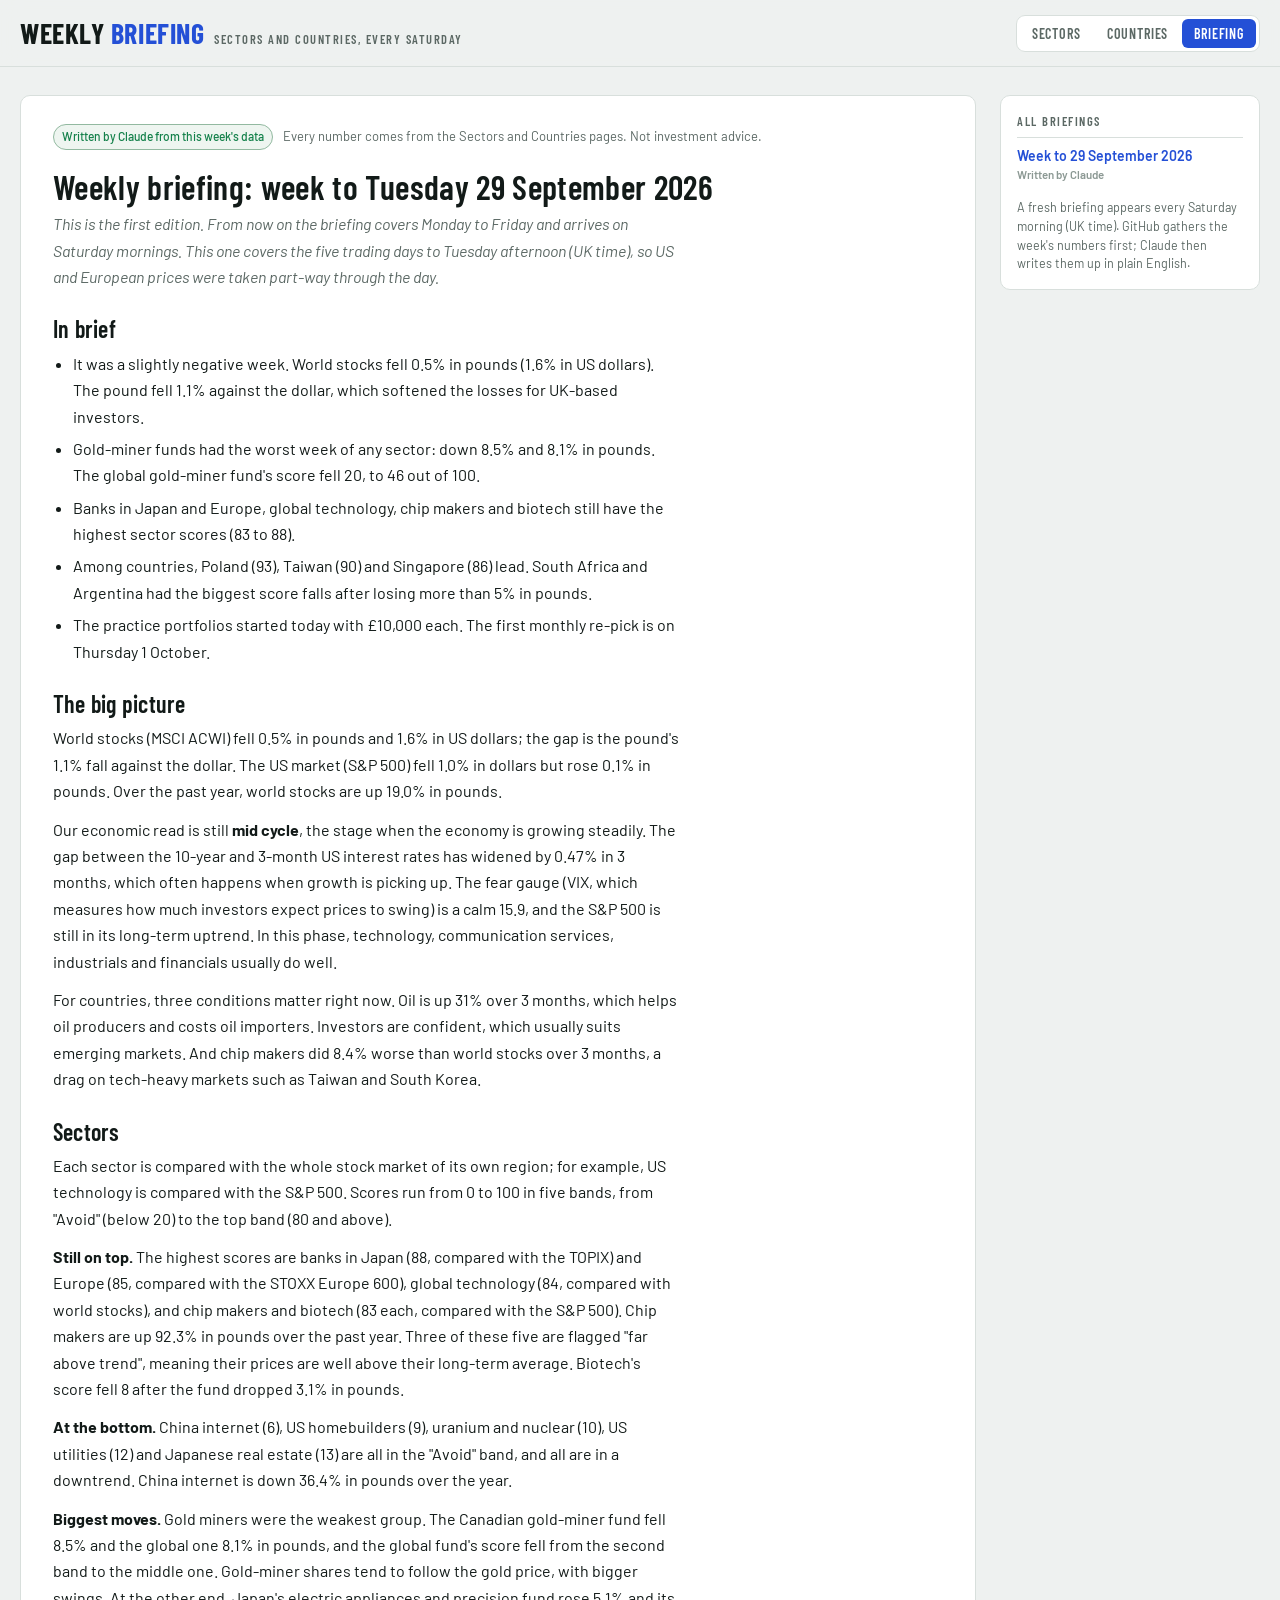
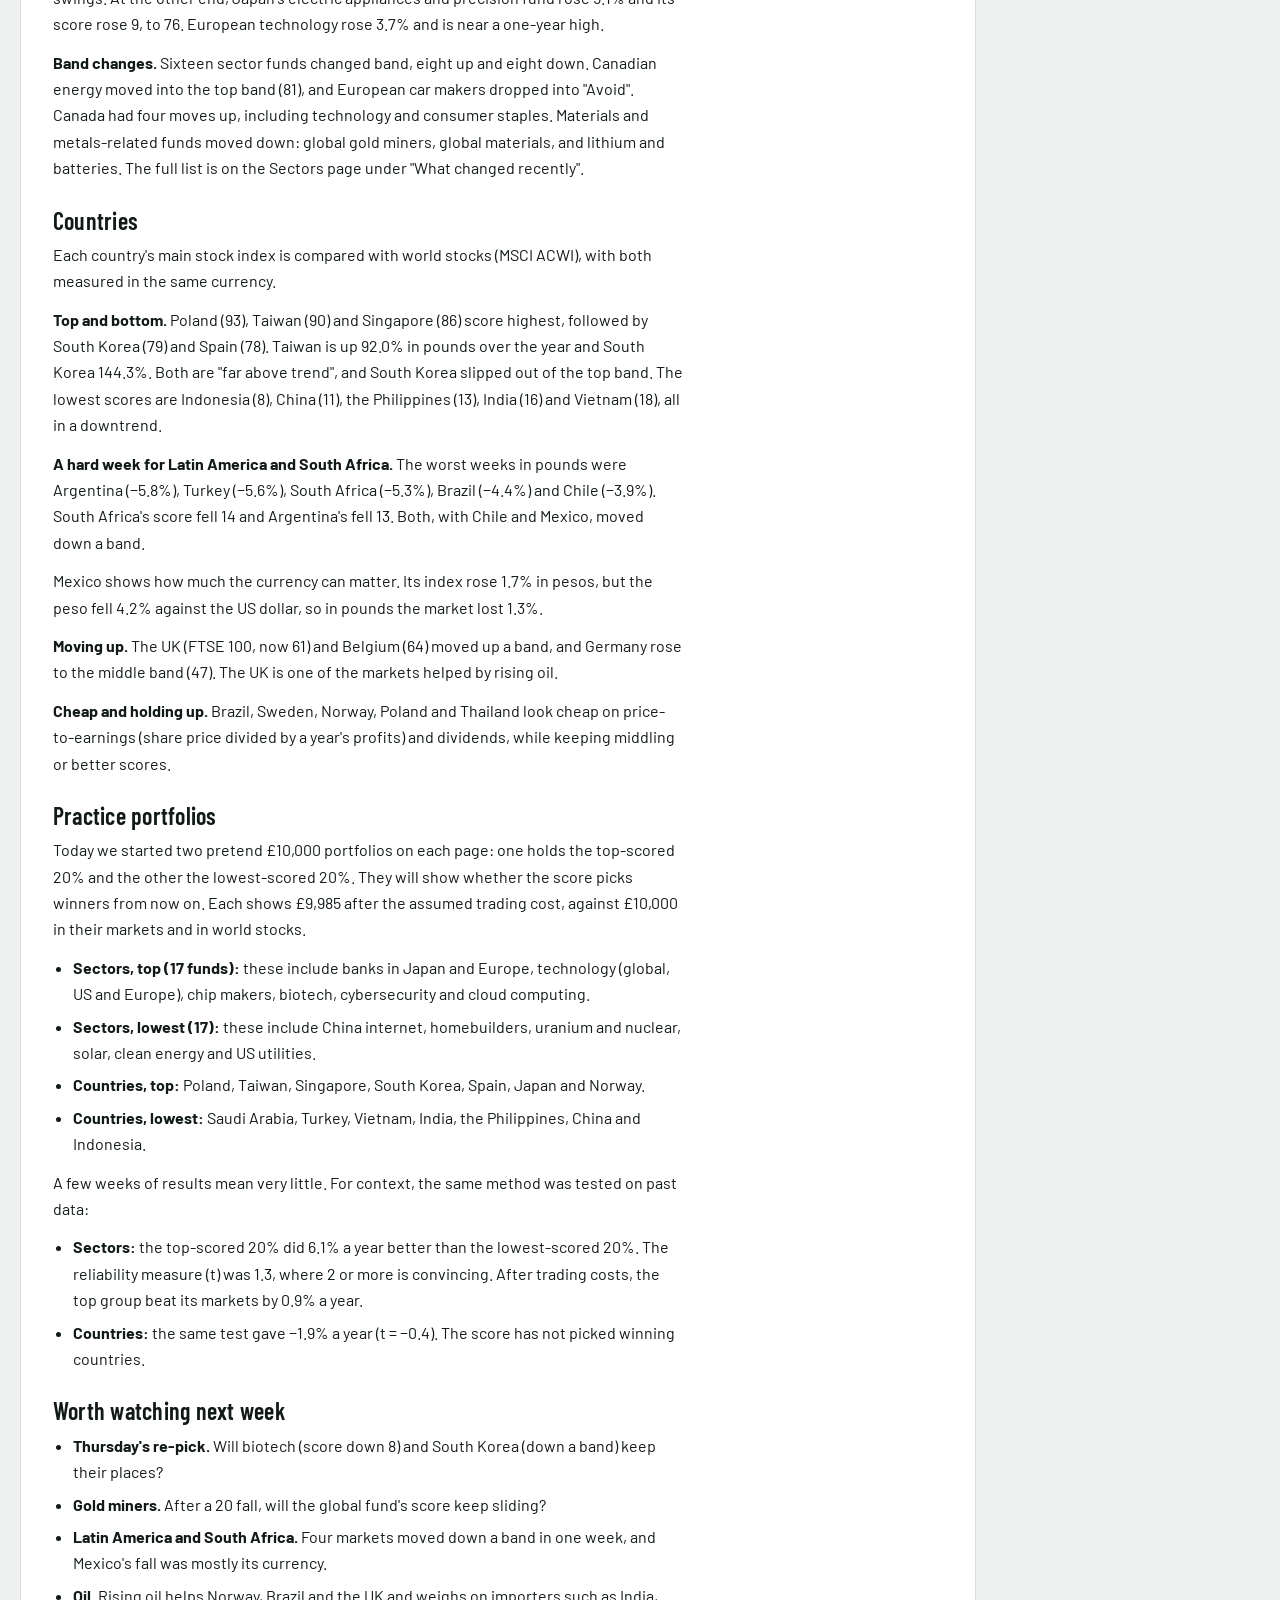
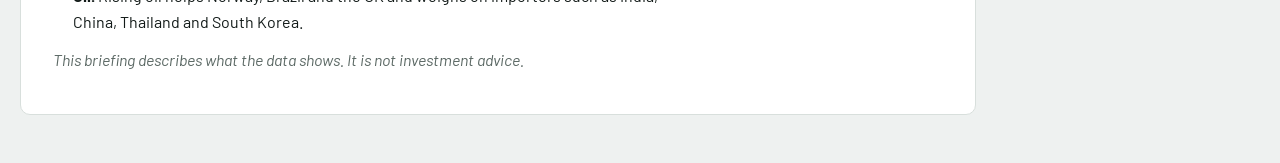
<file: briefing.html>
<!doctype html>
<html lang="en">
<head>
<meta charset="utf-8">
<meta name="viewport" content="width=device-width, initial-scale=1, viewport-fit=cover">
<title>Weekly Market Briefing</title>
<meta name="apple-mobile-web-app-capable" content="yes">
<meta name="mobile-web-app-capable" content="yes">
<meta name="apple-mobile-web-app-title" content="Briefing">
<meta name="theme-color" content="#0B1110" media="(prefers-color-scheme: dark)">
<meta name="theme-color" content="#EEF1F0" media="(prefers-color-scheme: light)">
<link rel="preconnect" href="https://fonts.googleapis.com">
<link rel="stylesheet" href="https://fonts.googleapis.com/css2?family=Barlow+Condensed:wght@500;600;700&family=Barlow:wght@400;500;600&family=JetBrains+Mono:wght@400;500&display=swap">
<link rel="stylesheet" href="common.css">
<style>
.brief{display:grid;grid-template-columns:minmax(0,1fr) 260px;gap:24px;align-items:start;margin-top:28px}
.doc{padding:28px 32px;font-size:16px;line-height:1.65}
.doc h1{font-size:34px;line-height:1.1;margin:0 0 6px}
.doc h2{font-size:24px;margin:26px 0 8px}
.doc h3{font-size:19px;margin:20px 0 6px}
.doc p,.doc ul{max-width:70ch;margin:0 0 12px}
.doc ul{padding-left:20px;display:grid;gap:6px}
.doc em{color:var(--muted)}
.byline{display:flex;gap:10px;align-items:center;flex-wrap:wrap;margin-bottom:18px;font-size:13px;color:var(--muted)}
.archive{padding:16px;position:sticky;top:90px}
.archive a{display:block;padding:7px 0;border-top:1px solid var(--line);text-decoration:none;color:var(--ink);font-size:14px}
.archive a[aria-current="true"]{color:var(--accent);font-weight:600}
.archive small{display:block;color:var(--faint);font-size:11.5px}
@media (max-width:900px){.brief{grid-template-columns:1fr}.archive{position:static}.doc{padding:20px 18px}}
</style>
</head>
<body>
<header class="top">
  <div class="wrap">
    <div class="brand"><h1>Weekly <span>Briefing</span></h1><span class="eyebrow">Sectors and countries, every Saturday</span></div>
    <nav class="pages" aria-label="Pages"><a href="index.html">Sectors</a><a href="world.html">Countries</a><a href="briefing.html" aria-current="page">Briefing</a></nav>
  </div>
</header>
<main class="wrap" id="app"><div class="loading">Loading the latest briefing…</div></main>

<script src="common.js"></script>
<script>
"use strict";
// A small, safe Markdown renderer: everything is escaped first, then headings, lists, bold, italics and links are added.
function md(text){
  const inline=t=>esc(t).replace(/\*\*(.+?)\*\*/g,"<b>$1</b>").replace(/\*(.+?)\*/g,"<em>$1</em>")
    .replace(/\[([^\]]+)\]\((https?:\/\/[^)\s]+|[\w./#-]+)\)/g,'<a href="$2">$1</a>');
  const out=[]; let list=null, para=[];
  const flush=()=>{ if(para.length){ out.push(`<p>${inline(para.join(" "))}</p>`); para=[]; } if(list){ out.push(`<ul>${list.join("")}</ul>`); list=null; } };
  for(const raw of text.replace(/<!--[\s\S]*?-->/g,"").split(/\r?\n/)){
    const line=raw.trimEnd();
    if(!line.trim()){ flush(); continue; }
    const h=line.match(/^(#{1,3})\s+(.*)$/);
    if(h){ flush(); out.push(`<h${h[1].length}>${inline(h[2])}</h${h[1].length}>`); continue; }
    const li=line.match(/^\s*[-*]\s+(.*)$/);
    if(li){ if(para.length){ out.push(`<p>${inline(para.join(" "))}</p>`); para=[]; } (list=list||[]).push(`<li>${inline(li[1])}</li>`); continue; }
    if(list){ flush(); }
    para.push(line.trim());
  }
  flush();
  return out.join("");
}
const base = STATIC ? "briefings/" : "/briefings/";
async function show(){
  const app=$("#app");
  try{
    const index=await (await fetch(base+"index.json?t="+Date.now(),{cache:"no-store"})).json();
    if(!index.length) throw new Error("No briefings yet");
    const want=location.hash.slice(1), entry=index.find(e=>e.date===want)||index[0];
    const text=await (await fetch(base+entry.file+"?t="+Date.now(),{cache:"no-store"})).text();
    const byClaude=/author:\s*Claude/.test(text.slice(0,300));
    app.innerHTML=`<div class="brief">
      <article class="card doc"><div class="byline">${byClaude?'<span class="chip tail">Written by Claude from this week\'s data</span>':'<span class="chip">Automatic factual draft</span>'}
        <span>Every number comes from the Sectors and Countries pages. Not investment advice.</span></div>${md(text)}</article>
      <aside class="card archive"><div class="eyebrow" style="margin-bottom:6px">All briefings</div>
        ${index.map(e=>`<a href="#${esc(e.date)}" aria-current="${e.date===entry.date}">${esc(e.title)}<small>${e.author==="Claude"?"Written by Claude":"Draft"}</small></a>`).join("")}
        <p class="note">A fresh briefing appears every Saturday morning (UK time). GitHub gathers the week's numbers first; Claude then writes them up in plain English.</p></aside></div>`;
  }catch(e){
    app.innerHTML=`<div class="loading">No briefing is available yet. The first one appears on Saturday morning.</div>`;
  }
}
addEventListener("hashchange",show);
show();
</script>
</body>
</html>
</file>
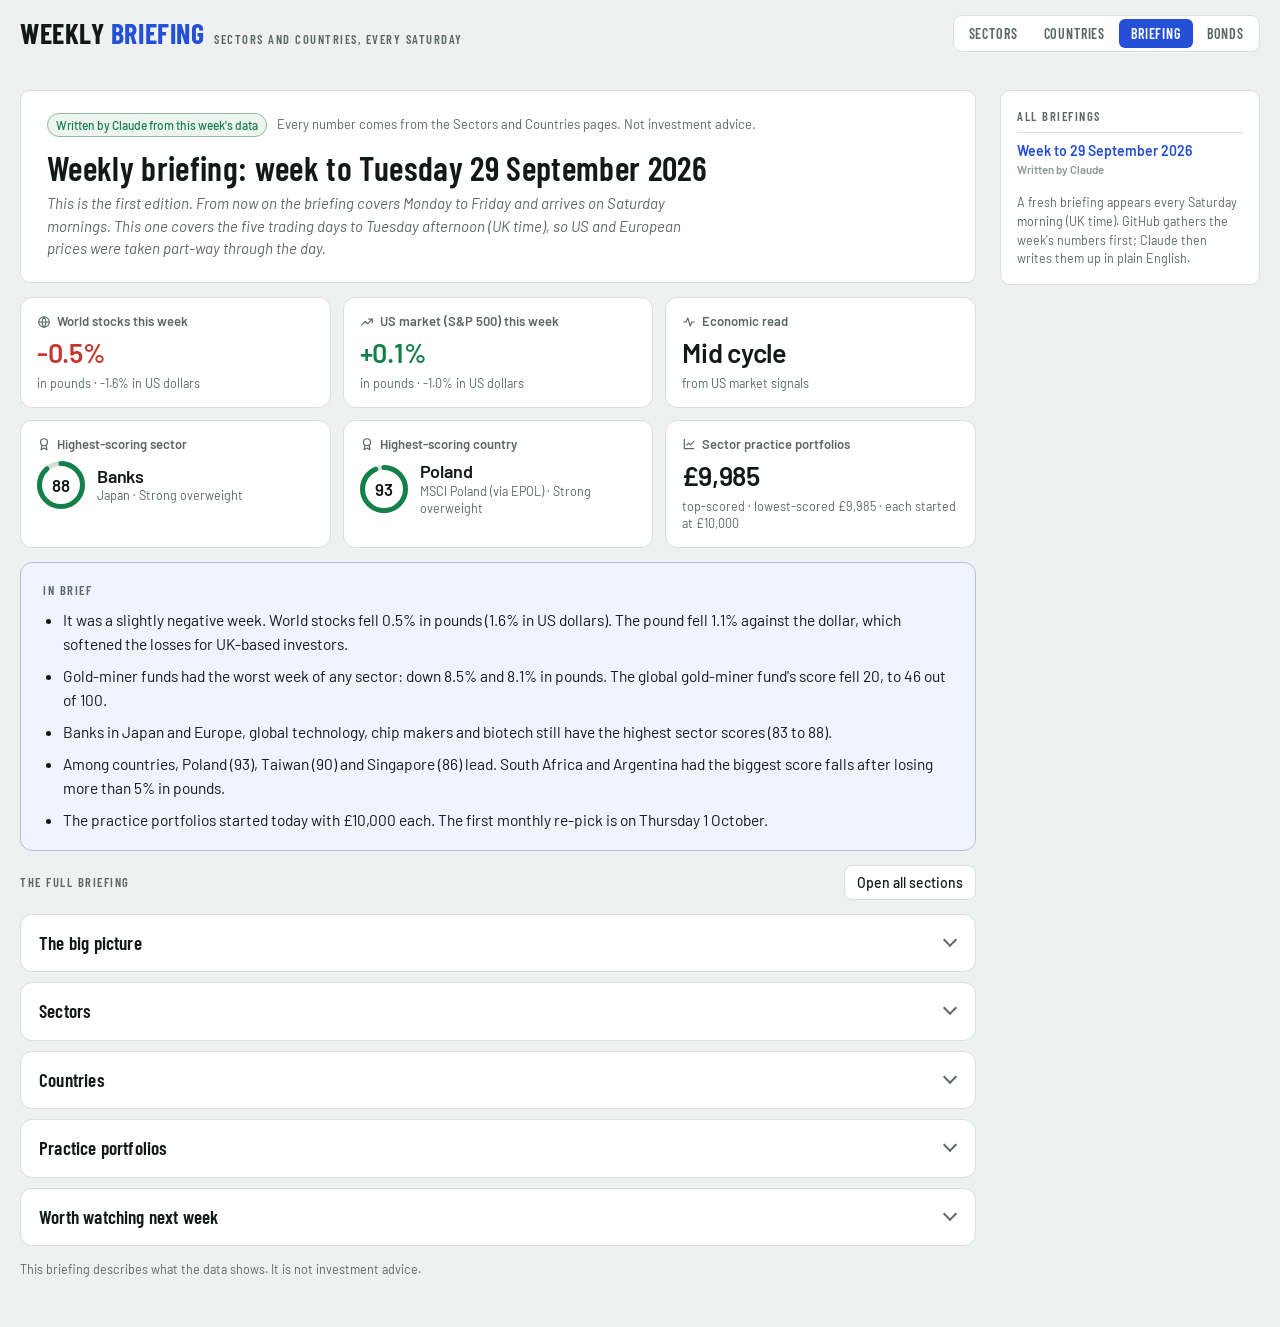
<file: app/briefing.html>
<!doctype html>
<html lang="en">
<head>
<meta charset="utf-8">
<meta name="viewport" content="width=device-width, initial-scale=1, viewport-fit=cover">
<title>Weekly Market Briefing</title>
<meta name="apple-mobile-web-app-capable" content="yes">
<meta name="mobile-web-app-capable" content="yes">
<meta name="apple-mobile-web-app-title" content="Briefing">
<meta name="theme-color" content="#0B1110" media="(prefers-color-scheme: dark)">
<meta name="theme-color" content="#EEF1F0" media="(prefers-color-scheme: light)">
<link rel="preconnect" href="https://fonts.googleapis.com">
<link rel="stylesheet" href="https://fonts.googleapis.com/css2?family=Barlow+Condensed:wght@500;600;700&family=Barlow:wght@400;500;600&family=JetBrains+Mono:wght@400;500&display=swap">
<link rel="stylesheet" href="common.css">
<style>
.brief{display:grid;grid-template-columns:minmax(0,1fr) 260px;gap:24px;align-items:start;margin-top:24px}
.doc{display:grid;gap:14px;min-width:0}
.doc-head{padding:22px 26px}
.doc-head h1{font-size:34px;line-height:1.1;margin:0 0 6px}
.doc-head p{margin:6px 0 0;color:var(--muted);max-width:80ch}
.byline{display:flex;gap:10px;align-items:center;flex-wrap:wrap;margin-bottom:12px;font-size:13px;color:var(--muted)}
.inbrief{padding:18px 22px;border-radius:12px;background:color-mix(in oklab,var(--accent) 7%,var(--surface));border:1px solid color-mix(in oklab,var(--accent) 22%,var(--line))}
.inbrief ul{margin:8px 0 0;padding-left:20px;display:grid;gap:8px;font-size:15.5px;line-height:1.55}
.doc-tools{display:flex;justify-content:space-between;align-items:center;gap:10px;flex-wrap:wrap}
.doc .fold-body{font-size:15.5px;line-height:1.65}
.doc .fold-body h3{font-size:19px;margin:6px 0 0}
.doc .fold-body ul{gap:6px}
.doc .fold-body em{color:var(--muted)}
.archive{padding:16px;position:sticky;top:16px}
.archive a{display:block;padding:7px 0;border-top:1px solid var(--line);text-decoration:none;color:var(--ink);font-size:14px}
.archive a[aria-current="true"]{color:var(--accent);font-weight:600}
.archive small{display:block;color:var(--faint);font-size:11.5px}
.doc .hero.n4,.doc .hero.n5,.doc .hero.n6{grid-template-columns:repeat(3,minmax(0,1fr))}
@media (max-width:900px){.brief{grid-template-columns:1fr}.archive{position:static}.doc-head{padding:18px}}
@media (max-width:720px){.doc .hero.n4,.doc .hero.n5,.doc .hero.n6{grid-template-columns:repeat(2,minmax(0,1fr))}.doc-head h1{font-size:27px}}
</style>
</head>
<body>
<header class="top">
  <div class="wrap">
    <div class="brand"><h1>Weekly <span>Briefing</span></h1><span class="eyebrow">Sectors and countries, every Saturday</span></div>
    <nav class="pages" aria-label="Pages"><a href="index.html">Sectors</a><a href="world.html">Countries</a><a href="briefing.html" aria-current="page">Briefing</a><a href="https://maxgilbertson.github.io/bond-compass/" title="Bond Compass: world government bonds">Bonds</a></nav>
  </div>
</header>
<main class="wrap" id="app"><div class="loading">Loading the latest briefing…</div></main>

<script src="common.js"></script>
<script>
"use strict";
// A small, safe Markdown renderer: everything is escaped first, then headings, lists, bold, italics and links are added.
const inline=t=>esc(t).replace(/\*\*(.+?)\*\*/g,"<b>$1</b>").replace(/\*(.+?)\*/g,"<em>$1</em>")
  .replace(/\[([^\]]+)\]\((https?:\/\/[^)\s]+|[\w./#-]+)\)/g,'<a href="$2">$1</a>');
function md(text){
  const out=[]; let list=null, para=[];
  const flush=()=>{ if(para.length){ out.push(`<p>${inline(para.join(" "))}</p>`); para=[]; } if(list){ out.push(`<ul>${list.join("")}</ul>`); list=null; } };
  for(const raw of text.split(/\r?\n/)){
    const line=raw.trimEnd();
    if(!line.trim()){ flush(); continue; }
    const h=line.match(/^(#{1,4})\s+(.*)$/);
    if(h){ flush(); out.push(`<h3>${inline(h[2])}</h3>`); continue; }
    const li=line.match(/^\s*[-*]\s+(.*)$/);
    if(li){ if(para.length){ out.push(`<p>${inline(para.join(" "))}</p>`); para=[]; } (list=list||[]).push(`<li>${inline(li[1])}</li>`); continue; }
    if(list){ flush(); }
    para.push(line.trim());
  }
  flush();
  return out.join("");
}
// split the briefing into its title, the text before the first section, its "##" sections, and a closing italic line
function parse(text){
  const lines=text.replace(/<!--[\s\S]*?-->/g,"").split(/\r?\n/); let title="", pre=[], secs=[], cur=null;
  for(const l of lines){
    const h1=l.match(/^#\s+(.*)$/), h2=l.match(/^##\s+(.*)$/);
    if(h1&&!title){ title=h1[1]; continue; }
    if(h2){ cur={title:h2[1],lines:[]}; secs.push(cur); continue; }
    (cur?cur.lines:pre).push(l);
  }
  let foot="";
  const last=secs[secs.length-1];
  if(last){ const body=last.lines.join("\n").trimEnd(), m=body.match(/\n\s*(\*[^*\n][^\n]*\*)\s*$/); if(m){ foot=m[1]; last.lines=body.slice(0,m.index).split("\n"); } }
  return {title, pre:pre.join("\n"), secs:secs.map(s=>({title:s.title, body:s.lines.join("\n")})), foot};
}
// headline numbers from the week's facts file, as picture cards
function factCards(f){
  const S=f.sectors||{}, C=f.countries||{}, ws=f.worldStocks||{}, us=f.usMarket||{}, pp=f.practicePortfolios||{}, er=f.economicRead||{};
  const topS=(S.highestScores||[])[0], topC=(C.highestScores||[])[0], ps=pp.sectors&&pp.sectors.valueGbp;
  return heroGrid([
    ws.weekGbp!=null&&stat({label:"World stocks this week",ico:"globe",value:pct(ws.weekGbp,1),tone:cls(ws.weekGbp),sub:`in pounds · ${pct(ws.weekUsd,1)} in US dollars`}),
    us.weekGbp!=null&&stat({label:"US market (S&P 500) this week",ico:"trend",value:pct(us.weekGbp,1),tone:cls(us.weekGbp),sub:`in pounds · ${pct(us.weekUsd,1)} in US dollars`}),
    er.phase&&stat({label:"Economic read",ico:"conditions",value:esc(er.phase),sub:"from US market signals"}),
    topS&&stat({label:"Highest-scoring sector",ico:"award",body:ringRow(topS.score,topS.name,esc(`${topS.region} · ${topS.signal}`))}),
    topC&&stat({label:"Highest-scoring country",ico:"award",body:ringRow(topC.score,topC.name,esc(`${topC.index} · ${topC.signal}`))}),
    ps&&stat({label:"Sector practice portfolios",ico:"record",value:moneyIn(ps.top,"gbp"),sub:`top-scored · lowest-scored ${moneyIn(ps.bottom,"gbp")} · each started at £10,000`}),
  ]);
}
const base = STATIC ? "briefings/" : "/briefings/";
async function show(){
  const app=$("#app");
  try{
    const index=await (await fetch(base+"index.json?t="+Date.now(),{cache:"no-store"})).json();
    if(!index.length) throw new Error("No briefings yet");
    const want=location.hash.slice(1), entry=index.find(e=>e.date===want)||index[0];
    const text=await (await fetch(base+entry.file+"?t="+Date.now(),{cache:"no-store"})).text();
    let facts=null; try{ facts=await (await fetch(base+"facts/"+entry.date+".json?t="+Date.now(),{cache:"no-store"})).json(); }catch(e){}
    const byClaude=/author:\s*Claude/.test(text.slice(0,300)), B=parse(text);
    const brief=B.secs.find(s=>/^in brief/i.test(s.title)), rest=B.secs.filter(s=>s!==brief);
    app.innerHTML=`<div class="brief">
      <article class="doc">
        <div class="card doc-head"><div class="byline">${byClaude?'<span class="chip tail">Written by Claude from this week\'s data</span>':'<span class="chip">Automatic factual draft</span>'}
          <span>Every number comes from the Sectors and Countries pages. Not investment advice.</span></div>
          <h1>${inline(B.title||entry.title)}</h1>${B.pre.trim()?`<div>${md(B.pre)}</div>`:""}</div>
        ${facts?factCards(facts):""}
        ${brief?`<div class="inbrief"><div class="eyebrow">In brief</div>${md(brief.body)}</div>`:""}
        ${rest.length?`<div class="doc-tools"><span class="eyebrow">The full briefing</span><button class="btn" type="button" id="toggleAll">Open all sections</button></div>
          <div class="acc">${rest.map((s,i)=>fold(`b-${entry.date}-${i}`,inline(s.title),md(s.body))).join("")}</div>`:""}
        ${B.foot?`<p class="disclaimer" style="margin:0">${inline(B.foot.replace(/^\*|\*$/g,""))}</p>`:""}
      </article>
      <aside class="card archive"><div class="eyebrow" style="margin-bottom:6px">All briefings</div>
        ${index.map(e=>`<a href="#${esc(e.date)}" aria-current="${e.date===entry.date}">${esc(e.title)}<small>${e.author==="Claude"?"Written by Claude":"Draft"}</small></a>`).join("")}
        <p class="note">A fresh briefing appears every Saturday morning (UK time). GitHub gathers the week's numbers first; Claude then writes them up in plain English.</p></aside></div>`;
    restoreOpen(app);
    const btn=$("#toggleAll");
    if(btn){ const folds=()=>[...app.querySelectorAll(".acc details")], sync=()=>btn.textContent=folds().every(d=>d.open)?"Close all sections":"Open all sections";
      btn.onclick=()=>{ const open=!folds().every(d=>d.open); folds().forEach(d=>d.open=open); sync(); };
      folds().forEach(d=>d.addEventListener("toggle",sync)); sync(); }
  }catch(e){
    app.innerHTML=`<div class="loading">No briefing is available yet. The first one appears on Saturday morning.</div>`;
  }
}
addEventListener("hashchange",show);
show();
</script>
</body>
</html>
</file>
<file: common.css>
:root{
  --bg:#EEF1F0; --surface:#FFFFFF; --surface2:#F5F7F6; --ink:#121A18; --muted:#5B6864; --faint:#8C9994;
  --line:#D8DFDC; --accent:#2450D6; --pos:#13804A; --neg:#C4372C; --warn:#B8741A; --info:#2A7DA8;
  --shadow:0 1px 2px rgba(18,26,24,.06),0 6px 24px rgba(18,26,24,.06);
  --display:"Barlow Condensed","Arial Narrow",system-ui,sans-serif;
  --body:"Barlow",system-ui,-apple-system,"Segoe UI",sans-serif;
  --mono:"JetBrains Mono",ui-monospace,Consolas,monospace;
  color-scheme:light;
}
@media (prefers-color-scheme:dark){:root:not([data-theme="light"]){
  --bg:#0B1110; --surface:#121A19; --surface2:#172120; --ink:#E4EBE8; --muted:#8C9A96; --faint:#62706C;
  --line:#243230; --accent:#86A3FF; --pos:#3CC47B; --neg:#FF6F61; --warn:#E8A94A; --info:#5DB3DE;
  --shadow:0 1px 2px rgba(0,0,0,.3),0 8px 28px rgba(0,0,0,.25); color-scheme:dark;}}
:root[data-theme="dark"]{
  --bg:#0B1110; --surface:#121A19; --surface2:#172120; --ink:#E4EBE8; --muted:#8C9A96; --faint:#62706C;
  --line:#243230; --accent:#86A3FF; --pos:#3CC47B; --neg:#FF6F61; --warn:#E8A94A; --info:#5DB3DE;
  --shadow:0 1px 2px rgba(0,0,0,.3),0 8px 28px rgba(0,0,0,.25); color-scheme:dark;}

*{box-sizing:border-box}
html,body{margin:0}
body{background:var(--bg);color:var(--ink);font:15px/1.5 var(--body);-webkit-font-smoothing:antialiased}
button,select,input{font:inherit;color:inherit}
:focus-visible{outline:2px solid var(--accent);outline-offset:2px}
.num,td.n{font-family:var(--mono);font-variant-numeric:tabular-nums;font-size:12.5px}
.wrap{max-width:1440px;margin:0 auto;padding-inline:20px;padding-block:0 48px}
h1,h2,h3{font-family:var(--display);font-weight:600;margin:0;text-wrap:balance;letter-spacing:.01em}
h2{font-size:26px;line-height:1.1}
h3{font-size:18px}
.eyebrow{font-family:var(--display);font-weight:600;font-size:12.5px;letter-spacing:.12em;text-transform:uppercase;color:var(--muted)}
a{color:var(--accent)}
#limits{scroll-margin-top:80px}
.muted{color:var(--muted)} .pos{color:var(--pos)} .neg{color:var(--neg)}
.card{background:var(--surface);border:1px solid var(--line);border-radius:10px}

/* header */
.top{position:sticky;top:env(safe-area-inset-top,0px);z-index:20;background:color-mix(in oklab,var(--bg) 88%,transparent);backdrop-filter:blur(10px);border-bottom:1px solid var(--line)}
.top .wrap{display:flex;align-items:center;gap:16px;flex-wrap:wrap;padding-block:12px}
.brand{display:flex;align-items:baseline;gap:10px;margin-right:auto}
.brand h1{font-size:28px;font-weight:700;letter-spacing:.02em;text-transform:uppercase}
.brand h1 span{color:var(--accent)}
.status{display:flex;align-items:center;gap:10px;font-size:13px;color:var(--muted);flex-wrap:wrap}
.dot{width:8px;height:8px;border-radius:50%;background:var(--pos);box-shadow:0 0 0 0 var(--pos);animation:pulse 2.4s infinite}
.dot.stale{background:var(--warn);animation:none}.dot.err{background:var(--neg);animation:none}
@keyframes pulse{0%{box-shadow:0 0 0 0 color-mix(in oklab,var(--pos) 60%,transparent)}70%{box-shadow:0 0 0 8px transparent}100%{box-shadow:0 0 0 0 transparent}}
@media (prefers-reduced-motion:reduce){.dot{animation:none}*{transition:none!important}}
.btn{border:1px solid var(--line);background:var(--surface);border-radius:8px;padding:6px 12px;cursor:pointer;font-weight:500;font-size:14px}
.btn:hover{border-color:var(--accent);color:var(--accent)}
.btn.primary{background:var(--accent);border-color:var(--accent);color:var(--surface)}
.btn.primary:hover{filter:brightness(1.08);color:var(--surface)}

section{margin-top:28px}
.sec-head{display:flex;align-items:end;gap:16px;flex-wrap:wrap;margin-bottom:12px}
.sec-head p{margin:0;color:var(--muted);font-size:14px;max-width:70ch}
.sec-head .grow{flex:1;min-width:240px}

/* backdrop */
.backdrop{display:grid;grid-template-columns:minmax(300px,1.1fr) 2fr;gap:16px}
.cycle{padding:18px 20px;display:flex;flex-direction:column;gap:14px}
.phase{font-family:var(--display);font-size:40px;font-weight:700;line-height:1;text-transform:uppercase;letter-spacing:.01em}
.phasebar{display:flex;height:10px;border-radius:5px;overflow:hidden;background:var(--surface2)}
.phasebar i{display:block;height:100%}
.phaselegend{display:grid;grid-template-columns:repeat(2,1fr);gap:4px 12px;font-size:12.5px;color:var(--muted)}
.phaselegend b{font-family:var(--mono);font-weight:500;color:var(--ink)}
.sw{display:inline-block;width:9px;height:9px;border-radius:2px;margin-right:6px;vertical-align:0}
.cycle ul{margin:0;padding-left:18px;font-size:14px;display:grid;gap:4px}
.chips{display:flex;flex-wrap:wrap;gap:6px}
.chip{display:inline-flex;align-items:center;gap:5px;font-size:12px;font-weight:500;padding:2px 8px;border-radius:999px;border:1px solid var(--line);background:var(--surface2);white-space:nowrap}
.macro{display:grid;grid-template-columns:repeat(4,1fr);gap:1px;background:var(--line);border-radius:10px;overflow:hidden;border:1px solid var(--line)}
.tile{background:var(--surface);padding:12px 14px;display:flex;flex-direction:column;gap:2px;min-width:0}
.tile .lab{font-size:12.5px;color:var(--muted);font-weight:500}
.tile .val{font-family:var(--mono);font-size:20px;font-weight:500;letter-spacing:-.02em}
.tile .chg{font-family:var(--mono);font-size:12px;display:flex;gap:10px}
.tile .hint{font-size:11.5px;color:var(--faint);line-height:1.35;margin-top:2px}
.tile svg{width:100%;height:30px;margin-top:4px}

/* ideas */
.ideas{display:grid;grid-template-columns:repeat(3,1fr);gap:16px}
.idea-col{padding:16px 16px 10px}
.idea-col h3{display:flex;align-items:center;gap:8px}
.idea-col h3 .sw{width:10px;height:10px;border-radius:50%}
.idea-col>p{margin:2px 0 10px;font-size:13px;color:var(--muted)}
.idea{display:grid;grid-template-columns:1fr auto;gap:2px 10px;padding:9px 0;border-top:1px solid var(--line);cursor:pointer}
.idea:hover .nm{color:var(--accent)}
.idea .nm{font-weight:600}
.idea .sub{grid-column:1/-1;font-size:12.5px;color:var(--muted);line-height:1.4}
.idea .sc{font-family:var(--mono);font-size:13px;text-align:right}

/* controls */
.controls{display:flex;flex-wrap:wrap;gap:8px;align-items:center}
.tabs{display:flex;flex-wrap:wrap;gap:4px;background:var(--surface);border:1px solid var(--line);border-radius:9px;padding:3px}
.tab{border:0;background:none;padding:5px 11px;border-radius:6px;cursor:pointer;font-weight:500;font-size:14px;color:var(--muted)}
.tab:hover{color:var(--ink)}
.tab[aria-pressed="true"]{background:var(--ink);color:var(--surface)}
.search{border:1px solid var(--line);background:var(--surface);border-radius:8px;padding:6px 10px;min-width:0;width:200px}

/* table */
.tablebox{overflow-x:auto;border:1px solid var(--line);border-radius:10px;background:var(--surface)}
table{border-collapse:separate;border-spacing:0;width:100%;font-size:13.5px}
th,td{padding:7px 8px;border-bottom:1px solid var(--line);white-space:nowrap;text-align:right}
th{font-family:var(--display);font-weight:600;font-size:13px;letter-spacing:.06em;text-transform:uppercase;color:var(--muted);position:sticky;top:0;background:var(--surface);cursor:pointer;user-select:none;z-index:2}
th:hover{color:var(--ink)}
th[data-dir]::after{content:attr(data-dir);margin-left:3px;color:var(--accent)}
th.l,td.l{text-align:left}
tbody tr{cursor:pointer}
tbody tr:hover td{background:color-mix(in oklab,var(--accent) 6%,var(--surface))}
tbody tr:last-child td{border-bottom:0}
td.sticky,th.sticky{position:sticky;left:0;background:var(--surface);z-index:1;box-shadow:1px 0 0 var(--line)}
th.sticky{z-index:3}
.nmcell{display:flex;flex-direction:column;line-height:1.25;max-width:230px;white-space:normal}
.nmcell b{font-weight:600}
.nmcell small{color:var(--muted);font-size:11.5px;font-family:var(--mono)}
.rank{color:var(--faint);font-family:var(--mono);font-size:12px;width:28px}
.scorecell{display:flex;align-items:center;gap:8px;min-width:150px}
.bar{flex:0 0 56px;height:6px;background:var(--surface2);border-radius:3px;overflow:hidden}
.bar i{display:block;height:100%;border-radius:3px}
.pill{display:inline-block;font-size:11.5px;font-weight:600;padding:2px 8px;border-radius:999px;white-space:nowrap}
.s-so{background:var(--pos);color:var(--surface)}
.s-ow{background:color-mix(in oklab,var(--pos) 18%,transparent);color:var(--pos)}
.s-ne{background:var(--surface2);color:var(--muted);border:1px solid var(--line)}
.s-uw{background:color-mix(in oklab,var(--neg) 16%,transparent);color:var(--neg)}
.s-av{background:var(--neg);color:var(--surface)}
.q{font-size:11.5px;font-weight:600}
.q-Leading{color:var(--pos)}.q-Weakening{color:var(--warn)}.q-Lagging{color:var(--neg)}.q-Improving{color:var(--info)}
.trend{display:inline-flex;gap:2px}
.trend i{width:7px;height:12px;border-radius:2px;background:var(--line)}
.trend i.on{background:var(--pos)}
.flag{font-size:11px;padding:1px 6px;border-radius:4px;margin-left:3px;font-weight:500}
.f-warn{color:var(--warn);background:color-mix(in oklab,var(--warn) 14%,transparent)}
.f-neg{color:var(--neg);background:color-mix(in oklab,var(--neg) 12%,transparent)}
.f-pos{color:var(--pos);background:color-mix(in oklab,var(--pos) 12%,transparent)}
.f-info{color:var(--info);background:color-mix(in oklab,var(--info) 12%,transparent)}
.fit{color:var(--pos);font-weight:700}
.spark{width:96px;height:24px;display:block}
.facts{display:grid;grid-template-columns:repeat(auto-fit,minmax(130px,1fr));gap:1px;background:var(--line);border:1px solid var(--line);border-radius:10px;overflow:hidden}
.facts div{background:var(--surface);padding:10px 12px;display:flex;flex-direction:column;gap:1px;min-width:0}
.facts span{font-size:11.5px;color:var(--muted)}
.facts b{font-family:var(--mono);font-weight:500;font-size:17px}
.facts small{font-size:11.5px;color:var(--faint);line-height:1.35}
.tops{display:flex;flex-direction:column;line-height:1.25;font-size:12.5px;max-width:220px;white-space:normal}
.tops small{color:var(--muted);font-family:var(--mono);font-size:11px}
.tops mark{background:color-mix(in oklab,var(--accent) 18%,transparent);color:var(--ink);padding:1px 5px;border-radius:4px}
.holds{display:grid;grid-template-columns:auto minmax(0,1fr) minmax(60px,160px) auto;gap:7px 12px;align-items:center;font-size:14px}
.holds .hr{font-family:var(--mono);font-size:12px;color:var(--faint);text-align:right}
.holds .hn{min-width:0;overflow-wrap:anywhere}
.holds a{font-family:var(--mono);font-size:11.5px;color:var(--accent);text-decoration:none;margin-left:4px}
.holds a:hover{text-decoration:underline}
.holds .bar{flex:none;width:100%}
.search{width:280px}
.legend-row{display:flex;flex-wrap:wrap;gap:6px 18px;font-size:12.5px;color:var(--muted);margin-top:10px}
.legend-row b{color:var(--ink);font-weight:600}

/* two-up */
.two{display:grid;grid-template-columns:1fr 1fr;gap:16px}
.panel{padding:16px}
.panel .sec-head{margin-bottom:6px}
.rrgbox svg{width:100%;height:auto;display:block}
.rrgbox text{font-family:var(--body)}
.matrix{width:100%;border-collapse:separate;border-spacing:3px}
.matrix th,.matrix td{border:0;padding:6px 6px;text-align:center;position:static;cursor:default;background:none}
.matrix th{font-size:12px}
.matrix td.l{text-align:left;font-weight:500;white-space:nowrap}
.matrix td.cell{font-family:var(--mono);font-size:12.5px;border-radius:5px;cursor:pointer;min-width:52px}
.matrix td.cell:hover{outline:2px solid var(--accent)}
.matrix td.empty{color:var(--faint);cursor:default}

/* drawer */
.scrim{position:fixed;inset:0;background:rgba(6,10,9,.45);z-index:40}
.drawer{position:fixed;top:0;right:0;bottom:0;width:min(780px,100%);background:var(--bg);z-index:41;overflow-y:auto;box-shadow:var(--shadow);border-left:1px solid var(--line);padding:calc(env(safe-area-inset-top,0px) + 18px) 22px calc(env(safe-area-inset-bottom,0px) + 30px)}
.drawer .hd{display:flex;gap:12px;align-items:flex-start}
.drawer .hd h2{font-size:34px;line-height:1.05}
.drawer .close{margin-left:auto}
.dgrid{display:grid;gap:14px;margin-top:14px}
.verdict{display:grid;grid-template-columns:auto 1fr;gap:14px;align-items:center;padding:16px}
.bigscore{font-family:var(--display);font-size:56px;font-weight:700;line-height:.9}
.bigscore small{font-size:18px;color:var(--muted);font-weight:500}
.parts{display:grid;grid-template-columns:auto 1fr auto;gap:6px 10px;align-items:center;font-size:13px}
.parts .bar{flex:none;width:100%}
.stats{display:grid;grid-template-columns:repeat(4,1fr);gap:1px;background:var(--line);border:1px solid var(--line);border-radius:10px;overflow:hidden}
.stats div{background:var(--surface);padding:9px 12px}
.stats span{display:block;font-size:11.5px;color:var(--muted)}
.stats b{font-family:var(--mono);font-weight:500;font-size:14px}
.why{margin:0;padding-left:18px;display:grid;gap:6px}
.chartbox{padding:14px 14px 8px}
.chartbox svg{display:block;width:100%}
.chartbox .row{display:flex;align-items:center;gap:10px;flex-wrap:wrap;margin-bottom:6px}
.key{display:inline-flex;align-items:center;gap:5px;font-size:12px;color:var(--muted)}
.key i{width:14px;height:2px;display:inline-block}
.seg{display:inline-flex;border:1px solid var(--line);border-radius:7px;overflow:hidden;margin-left:auto}
.seg button{border:0;background:var(--surface);padding:3px 10px;cursor:pointer;font-size:13px}
.seg button[aria-pressed="true"]{background:var(--ink);color:var(--surface)}
.primer{padding:16px;display:grid;grid-template-columns:auto 1fr;gap:6px 14px;font-size:14px}
.primer dt{color:var(--muted);font-weight:500}
.primer dd{margin:0}
.tip{position:fixed;pointer-events:none;z-index:60;background:var(--ink);color:var(--surface);font-size:12px;padding:5px 8px;border-radius:6px;font-family:var(--mono);white-space:nowrap}
.method{display:grid;grid-template-columns:repeat(3,1fr);gap:16px;font-size:14px}
.method .card{padding:16px}
.method h3{margin-bottom:6px}
.method p,.method ul{margin:0 0 8px;color:var(--muted)}
.method ul{padding-left:18px}
.disclaimer{margin-top:18px;font-size:12.5px;color:var(--faint);max-width:100ch}
.loading{padding:60px 0;text-align:center;color:var(--muted)}
.err{color:var(--neg)}

@media (max-width:1100px){.backdrop,.two{grid-template-columns:1fr}.ideas{grid-template-columns:1fr 1fr}.method{grid-template-columns:1fr}}
@media (max-width:720px){
  .wrap{padding-inline:16px}.ideas{grid-template-columns:1fr}.macro{grid-template-columns:repeat(2,1fr)}
  .stats{grid-template-columns:repeat(2,1fr)}.search{width:100%}.brand h1{font-size:23px}
  .brand .eyebrow{display:none}.top .wrap{gap:8px 12px}
  .status{order:3;width:100%;flex-wrap:nowrap;font-size:12px;align-items:flex-start}.status .dot{flex:none;margin-top:5px}
  .drawer{padding-inline:16px}.drawer .hd h2{font-size:27px}.phase{font-size:32px}
}

/* ---------------------------------------------------------------- shared additions: navigation, score changes, backtest, map */
.pages{display:flex;gap:2px;background:var(--surface);border:1px solid var(--line);border-radius:9px;padding:3px}
.pages a{font-family:var(--display);font-weight:600;font-size:14px;letter-spacing:.06em;text-transform:uppercase;color:var(--muted);text-decoration:none;padding:4px 12px;border-radius:6px}
.pages a:hover{color:var(--ink)}
.pages a[aria-current="page"]{background:var(--accent);color:var(--surface)}
.delta{font-family:var(--mono);font-size:12px;font-variant-numeric:tabular-nums}
.delta.up{color:var(--pos)}.delta.down{color:var(--neg)}.delta.flat{color:var(--faint)}
.summary-line{margin-top:6px;font-size:13.5px;color:var(--muted)}
.summary-line b{color:var(--ink);font-weight:600}
.kpis{display:grid;grid-template-columns:repeat(3,1fr);gap:1px;background:var(--line);border:1px solid var(--line);border-radius:10px;overflow:hidden}
.kpi{background:var(--surface);padding:12px 14px;display:flex;flex-direction:column;gap:2px;min-width:0}
.kpi span{font-size:12px;color:var(--muted)}
.kpi b{font-family:var(--mono);font-weight:500;font-size:22px;letter-spacing:-.02em}
.kpi small{font-size:11.5px;color:var(--faint);line-height:1.35}
.bt-verdict{padding:16px 18px;font-size:15.5px;line-height:1.55;display:grid;grid-template-columns:auto 1fr;gap:14px;align-items:start}
.bt-verdict .badge{font-family:var(--display);font-weight:700;font-size:14px;letter-spacing:.08em;text-transform:uppercase;padding:6px 10px;border-radius:8px;white-space:nowrap}
.badge.good{background:color-mix(in oklab,var(--pos) 16%,transparent);color:var(--pos)}
.badge.weak{background:color-mix(in oklab,var(--warn) 16%,transparent);color:var(--warn)}
.badge.none{background:color-mix(in oklab,var(--neg) 14%,transparent);color:var(--neg)}
.bt-grid{display:grid;gap:14px}
.bars svg{display:block;width:100%}
.comp{width:100%;border-collapse:collapse;font-size:13.5px}
.comp td,.comp th{position:static;padding:7px 8px;border-bottom:1px solid var(--line);text-align:left;white-space:normal;cursor:default;background:none}
.comp th{font-size:12px}
.comp tr:last-child td{border-bottom:0}
.eff-help{color:var(--pos);font-weight:600}.eff-hurt{color:var(--neg);font-weight:600}.eff-none{color:var(--muted)}
.caveats{margin:0;padding-left:18px;color:var(--muted);font-size:13.5px;display:grid;gap:4px}
.chip.tail{border-color:color-mix(in oklab,var(--pos) 40%,var(--line));color:var(--pos);background:color-mix(in oklab,var(--pos) 8%,var(--surface))}
.chip.head{border-color:color-mix(in oklab,var(--neg) 40%,var(--line));color:var(--neg);background:color-mix(in oklab,var(--neg) 7%,var(--surface))}
.chip.off{color:var(--faint)}
.open{display:inline-flex;align-items:center;gap:5px;font-size:11.5px;font-weight:600;color:var(--pos)}
.open::before{content:"";width:7px;height:7px;border-radius:50%;background:var(--pos)}
.closed{font-size:11.5px;color:var(--faint)}
.mapwrap{display:grid;grid-template-columns:minmax(0,2.2fr) minmax(260px,1fr);gap:16px}
.mapbox{padding:12px 14px}
.mapbox svg{display:block;width:100%;height:auto}
.mapbox .land{stroke:var(--bg);stroke-width:.5}
.mapbox .land.on{cursor:pointer}
.mapbox .land.on:hover{stroke:var(--ink);stroke-width:1.2}
.legendbar{height:8px;border-radius:4px;flex:1;min-width:120px}
.rules{display:grid;gap:10px;font-size:14px}
.rules .r{display:grid;gap:4px;padding-bottom:10px;border-bottom:1px solid var(--line)}
.rules .r:last-child{border-bottom:0;padding-bottom:0}
.rules .r b{font-weight:600}
.regions{display:grid;grid-template-columns:repeat(4,1fr);gap:16px}
.region{padding:14px 16px;display:grid;gap:6px;font-size:13.5px}
.region .big{font-family:var(--display);font-size:32px;font-weight:700;line-height:1}
.ideas.four{grid-template-columns:repeat(4,1fr)}
.note{font-size:12.5px;color:var(--muted);margin:8px 0 0}
@media (max-width:1100px){.mapwrap{grid-template-columns:1fr}.regions{grid-template-columns:1fr 1fr}.ideas.four{grid-template-columns:1fr 1fr}.kpis{grid-template-columns:repeat(2,1fr)}}
@media (max-width:720px){.regions,.ideas.four{grid-template-columns:1fr}.bt-verdict{grid-template-columns:1fr}.pages a{padding:4px 9px;font-size:13px}}
.backdrop .macro,.mapwrap>.card{align-self:start}
.howto{padding:16px 18px;display:grid;gap:6px;font-size:14.5px;background:color-mix(in oklab,var(--accent) 6%,var(--surface))}
.howto p{margin:0;max-width:95ch}
.glossary{display:grid;grid-template-columns:repeat(auto-fit,minmax(280px,1fr));gap:8px 18px;margin-top:12px;font-size:12.5px;color:var(--muted);line-height:1.45}
.glossary b{color:var(--ink);font-weight:600}
</file>
<file: app/common.css>
:root{
  --bg:#EEF1F0; --surface:#FFFFFF; --surface2:#F5F7F6; --ink:#121A18; --muted:#5B6864; --faint:#8C9994;
  --line:#D8DFDC; --accent:#2450D6; --pos:#13804A; --neg:#C4372C; --warn:#B8741A; --info:#2A7DA8;
  --shadow:0 1px 2px rgba(18,26,24,.06),0 6px 24px rgba(18,26,24,.06);
  --display:"Barlow Condensed","Arial Narrow",system-ui,sans-serif;
  --body:"Barlow",system-ui,-apple-system,"Segoe UI",sans-serif;
  --mono:"JetBrains Mono",ui-monospace,Consolas,monospace;
  color-scheme:light;
}
@media (prefers-color-scheme:dark){:root:not([data-theme="light"]){
  --bg:#0B1110; --surface:#121A19; --surface2:#172120; --ink:#E4EBE8; --muted:#8C9A96; --faint:#62706C;
  --line:#243230; --accent:#86A3FF; --pos:#3CC47B; --neg:#FF6F61; --warn:#E8A94A; --info:#5DB3DE;
  --shadow:0 1px 2px rgba(0,0,0,.3),0 8px 28px rgba(0,0,0,.25); color-scheme:dark;}}
:root[data-theme="dark"]{
  --bg:#0B1110; --surface:#121A19; --surface2:#172120; --ink:#E4EBE8; --muted:#8C9A96; --faint:#62706C;
  --line:#243230; --accent:#86A3FF; --pos:#3CC47B; --neg:#FF6F61; --warn:#E8A94A; --info:#5DB3DE;
  --shadow:0 1px 2px rgba(0,0,0,.3),0 8px 28px rgba(0,0,0,.25); color-scheme:dark;}

*{box-sizing:border-box}
html,body{margin:0}
body{background:var(--bg);color:var(--ink);font:15px/1.5 var(--body);-webkit-font-smoothing:antialiased}
button,select,input{font:inherit;color:inherit}
:focus-visible{outline:2px solid var(--accent);outline-offset:2px}
.num,td.n{font-family:var(--mono);font-variant-numeric:tabular-nums;font-size:12.5px}
.wrap{max-width:1440px;margin:0 auto;padding-inline:20px;padding-block:0 48px}
h1,h2,h3{font-family:var(--display);font-weight:600;margin:0;text-wrap:balance;letter-spacing:.01em}
h2{font-size:26px;line-height:1.1}
h3{font-size:18px}
.eyebrow{font-family:var(--display);font-weight:600;font-size:12.5px;letter-spacing:.12em;text-transform:uppercase;color:var(--muted)}
a{color:var(--accent)}
[hidden]{display:none!important}
section[id]{scroll-margin-top:64px}
.muted{color:var(--muted)} .pos{color:var(--pos)} .neg{color:var(--neg)}
.card{background:var(--surface);border:1px solid var(--line);border-radius:10px}

/* header */
.top{position:relative;padding-top:env(safe-area-inset-top,0px);background:var(--bg)}
.top .wrap{display:flex;align-items:center;gap:16px;flex-wrap:wrap;padding-block:12px}
.brand{display:flex;align-items:baseline;gap:10px;margin-right:auto}
.brand h1{font-size:28px;font-weight:700;letter-spacing:.02em;text-transform:uppercase}
.brand h1 span{color:var(--accent)}
.status{display:flex;align-items:center;gap:10px;font-size:13px;color:var(--muted);flex-wrap:wrap}
.dot{width:8px;height:8px;border-radius:50%;background:var(--pos);box-shadow:0 0 0 0 var(--pos);animation:pulse 2.4s infinite}
.dot.stale{background:var(--warn);animation:none}.dot.err{background:var(--neg);animation:none}
@keyframes pulse{0%{box-shadow:0 0 0 0 color-mix(in oklab,var(--pos) 60%,transparent)}70%{box-shadow:0 0 0 8px transparent}100%{box-shadow:0 0 0 0 transparent}}
@media (prefers-reduced-motion:reduce){.dot{animation:none}*{transition:none!important}}
.btn{border:1px solid var(--line);background:var(--surface);border-radius:8px;padding:6px 12px;cursor:pointer;font-weight:500;font-size:14px}
.btn:hover{border-color:var(--accent);color:var(--accent)}
.btn.primary{background:var(--accent);border-color:var(--accent);color:var(--surface)}
.btn.primary:hover{filter:brightness(1.08);color:var(--surface)}

section{margin-top:28px}
.sec-head{display:flex;align-items:end;gap:16px;flex-wrap:wrap;margin-bottom:12px}
.sec-head p{margin:4px 0 0;color:var(--muted);font-size:14.5px;max-width:90ch}
.sec-head .grow{flex:1;min-width:240px}

/* backdrop */
.backdrop{display:grid;grid-template-columns:minmax(300px,1.1fr) 2fr;gap:16px}
.cycle{padding:18px 20px;display:flex;flex-direction:column;gap:14px}
.phase{font-family:var(--display);font-size:40px;font-weight:700;line-height:1;text-transform:uppercase;letter-spacing:.01em}
.phasebar{display:flex;height:10px;border-radius:5px;overflow:hidden;background:var(--surface2)}
.phasebar i{display:block;height:100%}
.phaselegend{display:grid;grid-template-columns:repeat(2,1fr);gap:4px 12px;font-size:12.5px;color:var(--muted)}
.phaselegend b{font-family:var(--mono);font-weight:500;color:var(--ink)}
.sw{display:inline-block;width:9px;height:9px;border-radius:2px;margin-right:6px;vertical-align:0}
.cycle ul{margin:0;padding-left:18px;font-size:14px;display:grid;gap:4px}
.chips{display:flex;flex-wrap:wrap;gap:6px}
.chip{display:inline-flex;align-items:center;gap:5px;font-size:12px;font-weight:500;padding:2px 8px;border-radius:999px;border:1px solid var(--line);background:var(--surface2);white-space:nowrap}
.macro{display:grid;grid-template-columns:repeat(4,1fr);gap:1px;background:var(--line);border-radius:10px;overflow:hidden;border:1px solid var(--line)}
.tile{background:var(--surface);padding:12px 14px;display:flex;flex-direction:column;gap:2px;min-width:0}
.tile .lab{font-size:12.5px;color:var(--muted);font-weight:500}
.tile .val{font-family:var(--mono);font-size:20px;font-weight:500;letter-spacing:-.02em}
.tile .chg{font-family:var(--mono);font-size:12px;display:flex;flex-wrap:wrap;gap:0 10px}
.tile .chg>span:not(.muted){white-space:nowrap}
.tile .hint{font-size:12px;color:var(--muted);line-height:1.35;margin-top:2px}
.tile svg{width:100%;height:30px;margin-top:4px}
.tile .val small.alt{font-size:12.5px;color:var(--muted);letter-spacing:0;margin-left:4px}

/* ideas */
.ideas{display:grid;grid-template-columns:repeat(3,1fr);gap:16px}
.idea-col{padding:16px 16px 10px}
.idea-col h3{display:flex;align-items:center;gap:8px}
.idea-col h3 .sw{width:10px;height:10px;border-radius:50%}
.idea-col>p{margin:2px 0 10px;font-size:13px;color:var(--muted)}
.idea{display:grid;grid-template-columns:1fr auto;gap:2px 10px;padding:9px 0;border-top:1px solid var(--line);cursor:pointer}
.idea:hover .nm{color:var(--accent)}
.idea .nm{font-weight:600}
.idea .sub{grid-column:1/-1;font-size:12.5px;color:var(--muted);line-height:1.4}
.idea .sc{font-family:var(--mono);font-size:13px;text-align:right}

/* controls */
.controls{display:flex;flex-wrap:wrap;gap:8px;align-items:center}
.tabs{display:flex;flex-wrap:wrap;gap:4px;background:var(--surface);border:1px solid var(--line);border-radius:9px;padding:3px}
.tab{border:0;background:none;padding:5px 11px;border-radius:6px;cursor:pointer;font-weight:500;font-size:14px;color:var(--muted)}
.tab:hover{color:var(--ink)}
.tab[aria-pressed="true"]{background:var(--ink);color:var(--surface)}
.search{border:1px solid var(--line);background:var(--surface);border-radius:8px;padding:6px 10px;min-width:0;width:200px}

/* table */
.tablebox{overflow-x:auto;border:1px solid var(--line);border-radius:10px;background:var(--surface)}
table{border-collapse:separate;border-spacing:0;width:100%;font-size:13.5px}
th,td{padding:7px 8px;border-bottom:1px solid var(--line);white-space:nowrap;text-align:right}
th{font-family:var(--display);font-weight:600;font-size:13px;letter-spacing:.06em;text-transform:uppercase;color:var(--muted);position:sticky;top:0;background:var(--surface);cursor:pointer;user-select:none;z-index:2}
th:hover{color:var(--ink)}
th[data-dir]::after{content:attr(data-dir);margin-left:3px;color:var(--accent)}
/* long headers ("Score chg (wk)") and the flags may wrap when a column set is wide, so more of it fits without scrolling */
thead th{white-space:normal;vertical-align:bottom;line-height:1.25}
@media (max-width:720px){thead th{white-space:nowrap}}
td.flags{white-space:normal;min-width:150px}
table:not(.set-key) td.buycell small{display:block;margin-top:3px;font-size:12px}  /* under the ticker when the column set is wide */
td.flags .flag{display:inline-block;white-space:nowrap;margin:1px 0 1px 3px}
th.l,td.l{text-align:left}
tbody tr{cursor:pointer}
tbody tr:hover td{background:color-mix(in oklab,var(--accent) 6%,var(--surface))}
tbody tr:last-child td{border-bottom:0}
td.sticky,th.sticky{position:sticky;left:0;background:var(--surface);z-index:1;box-shadow:1px 0 0 var(--line)}
th.sticky{z-index:3}
.nmcell{display:flex;flex-direction:column;line-height:1.25;min-width:190px;max-width:300px;white-space:normal}
.nmcell b{font-weight:600}
.nmcell small{color:var(--muted);font-size:11.5px;font-family:var(--mono)}
.rank{color:var(--muted);font-family:var(--mono);font-size:12px;width:28px}
.scorecell{display:flex;align-items:center;gap:8px;min-width:150px}
.bar{flex:0 0 56px;height:6px;background:var(--surface2);border-radius:3px;overflow:hidden}
.bar i{display:block;height:100%;border-radius:3px}
.pill{display:inline-block;font-size:11.5px;font-weight:600;padding:2px 8px;border-radius:999px;white-space:nowrap}
.s-so{background:var(--pos);color:var(--surface)}
.s-ow{background:color-mix(in oklab,var(--pos) 18%,transparent);color:var(--pos)}
.s-ne{background:var(--surface2);color:var(--muted);border:1px solid var(--line)}
.s-uw{background:color-mix(in oklab,var(--neg) 16%,transparent);color:var(--neg)}
.s-av{background:var(--neg);color:var(--surface)}
.q{font-size:11.5px;font-weight:600}
.q-Leading{color:var(--pos)}.q-Weakening{color:var(--warn)}.q-Lagging{color:var(--neg)}.q-Improving{color:var(--info)}
.trend{display:inline-flex;gap:2px}
.trend i{width:7px;height:12px;border-radius:2px;background:var(--line)}
.trend i.on{background:var(--pos)}
.flag{font-size:12px;padding:1px 6px;border-radius:4px;margin-left:3px;font-weight:500}
.f-warn{color:var(--warn);background:color-mix(in oklab,var(--warn) 14%,transparent)}
.f-neg{color:var(--neg);background:color-mix(in oklab,var(--neg) 12%,transparent)}
.f-pos{color:var(--pos);background:color-mix(in oklab,var(--pos) 12%,transparent)}
.f-info{color:var(--info);background:color-mix(in oklab,var(--info) 12%,transparent)}
.fit{color:var(--pos);font-weight:700}
.spark{width:96px;height:24px;display:block}
.facts{display:grid;grid-template-columns:repeat(auto-fit,minmax(130px,1fr));gap:1px;background:var(--line);border:1px solid var(--line);border-radius:10px;overflow:hidden}
.facts div{background:var(--surface);padding:10px 12px;display:flex;flex-direction:column;gap:1px;min-width:0}
.facts span{font-size:12px;color:var(--muted)}
.facts b{font-family:var(--mono);font-weight:500;font-size:17px}
.facts small{font-size:12px;color:var(--muted);line-height:1.35}
.tops{display:flex;flex-direction:column;line-height:1.25;font-size:12.5px;max-width:220px;white-space:normal}
.tops small{color:var(--muted);font-family:var(--mono);font-size:11.5px}
.tops mark{background:color-mix(in oklab,var(--accent) 18%,transparent);color:var(--ink);padding:1px 5px;border-radius:4px}
.holds{display:grid;grid-template-columns:auto minmax(0,1fr) minmax(60px,160px) auto;gap:7px 12px;align-items:center;font-size:14px}
.holds .hr{font-family:var(--mono);font-size:12px;color:var(--muted);text-align:right}
.holds .hn{min-width:0;overflow-wrap:anywhere}
.holds a{font-family:var(--mono);font-size:11.5px;color:var(--accent);text-decoration:none;margin-left:4px}
.holds a:hover{text-decoration:underline}
.holds .bar{flex:none;width:100%}
.search{width:280px}
.legend-row{display:flex;flex-wrap:wrap;gap:6px 18px;font-size:12.5px;color:var(--muted);margin-top:10px}
.legend-row b{color:var(--ink);font-weight:600}

/* two-up */
.two{display:grid;grid-template-columns:minmax(0,1fr) minmax(0,1fr);gap:16px}
.panel{padding:16px}
.panel .sec-head{margin-bottom:6px}
.rrgbox svg{width:100%;height:auto;display:block}
.rrgbox text{font-family:var(--body)}
.matrix{width:100%;border-collapse:separate;border-spacing:3px}
.matrix th,.matrix td{border:0;padding:6px 6px;text-align:center;position:static;cursor:default;background:none}
.matrix th{font-size:12px}
.matrix td.l{text-align:left;font-weight:500;white-space:nowrap}
.matrix td.cell{font-family:var(--mono);font-size:12.5px;border-radius:5px;cursor:pointer;min-width:52px}
.matrix td.cell:hover{outline:2px solid var(--accent)}
.matrix td.empty{color:var(--faint);cursor:default}

/* drawer */
.scrim{position:fixed;inset:0;background:rgba(6,10,9,.45);z-index:40}
.drawer{position:fixed;top:0;right:0;bottom:0;width:min(780px,100%);background:var(--bg);z-index:41;overflow-y:auto;box-shadow:var(--shadow);border-left:1px solid var(--line);padding:env(safe-area-inset-top,0px) 22px calc(env(safe-area-inset-bottom,0px) + 30px)}
.drawer .hd{display:flex;gap:12px;align-items:flex-start;padding-top:18px}
.drawer .hd h2{font-size:34px;line-height:1.05}
.drawer .close{margin-left:auto}
.dgrid{display:grid;gap:14px;margin-top:14px}
.verdict{display:grid;grid-template-columns:auto 1fr;gap:14px;align-items:center;padding:16px}
.bigscore{font-family:var(--display);font-size:56px;font-weight:700;line-height:.9}
.bigscore small{font-size:18px;color:var(--muted);font-weight:500}
.parts{display:grid;grid-template-columns:auto 1fr auto;gap:6px 10px;align-items:center;font-size:13px}
.parts .bar{flex:none;width:100%}
.stats{display:grid;grid-template-columns:repeat(4,1fr);gap:1px;background:var(--line);border:1px solid var(--line);border-radius:10px;overflow:hidden}
.stats div{background:var(--surface);padding:9px 12px}
.stats span{display:block;font-size:12px;color:var(--muted)}
.stats b{font-family:var(--mono);font-weight:500;font-size:14px}
.why{margin:0;padding-left:18px;display:grid;gap:6px}
.chartbox{padding:14px 14px 8px}
.chartbox svg{display:block;width:100%}
.chartbox .row{display:flex;align-items:center;gap:10px;flex-wrap:wrap;margin-bottom:6px}
.key{display:inline-flex;align-items:center;gap:5px;font-size:12px;color:var(--muted)}
.key i{width:14px;height:2px;display:inline-block}
.seg{display:inline-flex;border:1px solid var(--line);border-radius:7px;overflow:hidden;margin-left:auto}
.seg button{border:0;background:var(--surface);padding:3px 10px;cursor:pointer;font-size:13px}
.seg button[aria-pressed="true"]{background:var(--ink);color:var(--surface)}
.primer{padding:16px;display:grid;grid-template-columns:auto 1fr;gap:6px 14px;font-size:14px}
.primer dt{color:var(--muted);font-weight:500}
.primer dd{margin:0}
.tip{position:fixed;pointer-events:none;z-index:60;background:var(--ink);color:var(--surface);font-size:12px;padding:5px 8px;border-radius:6px;font-family:var(--mono);white-space:nowrap}
.method{display:grid;grid-template-columns:repeat(3,1fr);gap:16px;font-size:14px}
.method .card{padding:16px}
.method h3{margin-bottom:6px}
.method p,.method ul{margin:0 0 8px;color:var(--muted)}
.method ul{padding-left:18px}
.disclaimer{margin-top:18px;font-size:12.5px;color:var(--muted);max-width:100ch}
.loading{padding:60px 0;text-align:center;color:var(--muted)}
.err{color:var(--neg)}

@media (max-width:1100px){.backdrop,.two{grid-template-columns:minmax(0,1fr)}.ideas{grid-template-columns:1fr 1fr}.method{grid-template-columns:1fr}}
@media (max-width:720px){
  .wrap{padding-inline:16px}.ideas{grid-template-columns:1fr}.macro{grid-template-columns:repeat(2,1fr)}
  .stats{grid-template-columns:repeat(2,1fr)}.search{width:100%}.brand h1{font-size:23px}
  .brand .eyebrow{display:none}.top .wrap{gap:8px 12px}
  .status{order:3;width:100%;flex-wrap:nowrap;font-size:12px;align-items:flex-start}.status .dot{flex:none;margin-top:5px}
  .drawer{padding-inline:16px}.drawer .hd h2{font-size:27px}.phase{font-size:32px}
}

/* ---------------------------------------------------------------- shared additions: navigation, score changes, backtest, map */
.pages{display:flex;gap:2px;background:var(--surface);border:1px solid var(--line);border-radius:9px;padding:3px}
.pages a{font-family:var(--display);font-weight:600;font-size:14px;letter-spacing:.06em;text-transform:uppercase;color:var(--muted);text-decoration:none;padding:4px 12px;border-radius:6px}
.pages a:hover{color:var(--ink)}
.pages a[aria-current="page"]{background:var(--accent);color:var(--surface)}
.delta{font-family:var(--mono);font-size:12px;font-variant-numeric:tabular-nums}
.delta.up{color:var(--pos)}.delta.down{color:var(--neg)}.delta.flat{color:var(--faint)}
.summary-line{margin-top:6px;font-size:13.5px;color:var(--muted)}
.summary-line b{color:var(--ink);font-weight:600}
.kpis{display:grid;grid-template-columns:repeat(3,1fr);gap:1px;background:var(--line);border:1px solid var(--line);border-radius:10px;overflow:hidden}
.kpi{background:var(--surface);padding:12px 14px;display:flex;flex-direction:column;gap:2px;min-width:0}
.kpi span{font-size:12px;color:var(--muted)}
.kpi b{font-family:var(--mono);font-weight:500;font-size:22px;letter-spacing:-.02em}
.kpi small{font-size:12px;color:var(--muted);line-height:1.35}
.bt-verdict{padding:16px 18px;font-size:15.5px;line-height:1.55;display:grid;grid-template-columns:auto 1fr;gap:14px;align-items:start}
.bt-verdict .badge{font-family:var(--display);font-weight:700;font-size:14px;letter-spacing:.08em;text-transform:uppercase;padding:6px 10px;border-radius:8px;white-space:nowrap}
.badge.good{background:color-mix(in oklab,var(--pos) 16%,transparent);color:var(--pos)}
.badge.weak{background:color-mix(in oklab,var(--warn) 16%,transparent);color:var(--warn)}
.badge.none{background:color-mix(in oklab,var(--neg) 14%,transparent);color:var(--neg)}
.bt-grid{display:grid;gap:14px}
.bars svg{display:block;width:100%}
.comp{width:100%;border-collapse:collapse;font-size:13.5px}
.comp td,.comp th{position:static;padding:7px 8px;border-bottom:1px solid var(--line);text-align:left;white-space:normal;cursor:default;background:none}
.comp th{font-size:12px}
.comp tr:last-child td{border-bottom:0}
.eff-help{color:var(--pos);font-weight:600}.eff-hurt{color:var(--neg);font-weight:600}.eff-none{color:var(--muted)}
.caveats{margin:0;padding-left:18px;color:var(--muted);font-size:13.5px;display:grid;gap:4px}
.chip.tail{border-color:color-mix(in oklab,var(--pos) 40%,var(--line));color:var(--pos);background:color-mix(in oklab,var(--pos) 8%,var(--surface))}
.chip.head{border-color:color-mix(in oklab,var(--neg) 40%,var(--line));color:var(--neg);background:color-mix(in oklab,var(--neg) 7%,var(--surface))}
.chip.off{color:var(--faint)}
.open{display:inline-flex;align-items:center;gap:5px;font-size:11.5px;font-weight:600;color:var(--pos)}
.open::before{content:"";width:7px;height:7px;border-radius:50%;background:var(--pos)}
.closed{font-size:12px;color:var(--muted)}
.mapwrap{display:grid;grid-template-columns:minmax(0,2.2fr) minmax(260px,1fr);gap:16px}
.mapbox{padding:12px 14px}
.mapbox svg{display:block;width:100%;height:auto}
.mapbox .land{stroke:var(--bg);stroke-width:.5}
.mapbox .land.on{cursor:pointer}
.mapbox .land.on:hover{stroke:var(--ink);stroke-width:1.2}
.legendbar{height:8px;border-radius:4px;flex:1;min-width:120px}
.rules{display:grid;gap:10px;font-size:14px}
.rules .r{display:grid;gap:4px;padding-bottom:10px;border-bottom:1px solid var(--line)}
.rules .r:last-child{border-bottom:0;padding-bottom:0}
.rules .r b{font-weight:600}
.regions{display:grid;grid-template-columns:repeat(4,1fr);gap:16px}
.region{padding:14px 16px;display:grid;gap:6px;font-size:13.5px}
.region .big{font-family:var(--display);font-size:32px;font-weight:700;line-height:1}
.ideas.four{grid-template-columns:repeat(4,1fr)}
.note{font-size:12.5px;color:var(--muted);margin:8px 0 0}
@media (max-width:1100px){.mapwrap{grid-template-columns:1fr}.regions{grid-template-columns:1fr 1fr}.ideas.four{grid-template-columns:1fr 1fr}.kpis{grid-template-columns:repeat(2,1fr)}}
@media (max-width:720px){.regions,.ideas.four{grid-template-columns:1fr}.bt-verdict{grid-template-columns:1fr}.pages a{padding:4px 9px;font-size:13px}}
.backdrop .macro,.mapwrap>.card{align-self:start}
.howto{padding:16px 18px;display:grid;gap:6px;font-size:14.5px;background:color-mix(in oklab,var(--accent) 6%,var(--surface))}
.howto p{margin:0;max-width:95ch}
.glossary{display:grid;grid-template-columns:repeat(auto-fit,minmax(280px,1fr));gap:8px 18px;margin-top:12px;font-size:12.5px;color:var(--muted);line-height:1.45}
.glossary b{color:var(--ink);font-weight:600}

/* ---------------------------------------------------------------- browsing: section tabs, dropdowns, picture cards */
.viewbar{position:sticky;top:0;z-index:20;background:color-mix(in oklab,var(--bg) 88%,transparent);backdrop-filter:blur(10px);-webkit-backdrop-filter:blur(10px);border-block:1px solid var(--line)}
.views{display:flex;gap:2px;overflow-x:auto;scrollbar-width:none;padding-block:0!important}
.views::-webkit-scrollbar{display:none}
.views button{display:inline-flex;align-items:center;gap:7px;flex:none;border:0;background:none;margin:0 0 -1px;padding:12px 12px 10px;font-family:var(--display);font-weight:600;font-size:15px;letter-spacing:.06em;text-transform:uppercase;color:var(--muted);cursor:pointer;border-bottom:2px solid transparent}
.views button:hover{color:var(--ink)}
.views button[aria-pressed="true"]{color:var(--accent);border-bottom-color:var(--accent)}
.ico{flex:none;display:inline-block;vertical-align:-2px}
.intro{display:flex;gap:10px;align-items:flex-start;margin-top:22px;padding:12px 16px;border-radius:12px;background:color-mix(in oklab,var(--accent) 7%,var(--surface));border:1px solid color-mix(in oklab,var(--accent) 22%,var(--line));font-size:14.5px;line-height:1.5}
.intro>.ico{color:var(--accent);margin-top:2px}
.intro a{font-weight:600}
.view>section:first-child{margin-top:22px}

/* dropdowns: a small pill, and a full-width folding card */
details.more{margin:0 0 12px}
details.more>summary{display:inline-flex;align-items:center;gap:6px;cursor:pointer;list-style:none;font-size:13px;font-weight:600;color:var(--accent);padding:4px 12px 4px 8px;border-radius:999px;background:color-mix(in oklab,var(--accent) 9%,transparent);user-select:none}
details.more>summary:hover{background:color-mix(in oklab,var(--accent) 16%,transparent)}
details.more>summary::-webkit-details-marker{display:none}
details.more>summary::after{content:"";width:6px;height:6px;border-right:2px solid currentColor;border-bottom:2px solid currentColor;transform:translateY(-2px) rotate(45deg);margin-left:3px;transition:transform .15s}
details.more[open]>summary::after{transform:translateY(1px) rotate(225deg)}
.more-body{margin-top:10px;padding:12px 16px;border-left:3px solid color-mix(in oklab,var(--accent) 45%,var(--line));background:var(--surface);border-radius:0 10px 10px 0;font-size:14px;line-height:1.55;max-width:100ch;display:grid;gap:8px}
.more-body p,.more-body ul{margin:0}
.more-body ul{padding-left:18px;display:grid;gap:5px}
.more-body .glossary{margin-top:0}
.card details.more{margin:8px 0 0}
.acc{display:grid;gap:10px}
details.fold{background:var(--surface);border:1px solid var(--line);border-radius:12px}
details.fold>summary{display:flex;align-items:baseline;gap:4px 10px;flex-wrap:wrap;padding:14px 46px 14px 18px;position:relative;cursor:pointer;list-style:none;font-family:var(--display);font-weight:600;font-size:19px;letter-spacing:.01em;user-select:none}
details.fold>summary::-webkit-details-marker{display:none}
details.fold>summary small{font-family:var(--body);font-weight:400;font-size:13.5px;color:var(--muted);letter-spacing:0}
details.fold>summary::after{content:"";position:absolute;right:20px;top:20px;width:8px;height:8px;border-right:2px solid var(--muted);border-bottom:2px solid var(--muted);transform:rotate(45deg);transition:transform .15s}
details.fold[open]>summary::after{transform:translateY(3px) rotate(225deg)}
details.fold>summary:hover{color:var(--accent)}
.fold-body{padding:0 18px 16px;font-size:14px;line-height:1.55;display:grid;gap:10px;min-width:0}
.fold-body p,.fold-body ul{margin:0;max-width:100ch}
.fold-body ul{padding-left:18px;display:grid;gap:5px}
.fold-body .glossary{margin-top:0}

/* stat tiles */
.hero{display:grid;grid-template-columns:repeat(auto-fit,minmax(200px,1fr));gap:12px}
.hero.n3{grid-template-columns:repeat(3,minmax(0,1fr))}.hero.n4{grid-template-columns:repeat(4,minmax(0,1fr))}
.hero.n5{grid-template-columns:repeat(5,minmax(0,1fr))}.hero.n6{grid-template-columns:repeat(6,minmax(0,1fr))}
@media (max-width:1200px){.hero.n5,.hero.n6{grid-template-columns:repeat(3,minmax(0,1fr))}}
@media (max-width:900px){.hero.n3,.hero.n4,.hero.n5,.hero.n6{grid-template-columns:repeat(2,minmax(0,1fr))}}
.stat{background:var(--surface);border:1px solid var(--line);border-radius:12px;padding:14px 16px;display:flex;flex-direction:column;gap:7px;min-width:0;color:inherit;text-decoration:none}
.stat.click{cursor:pointer;transition:border-color .15s,box-shadow .15s}
.stat.click:hover{border-color:var(--accent);box-shadow:var(--shadow)}
.stat-lab{display:flex;align-items:center;gap:6px;font-size:13px;font-weight:600;color:var(--muted)}
.stat-val{font-weight:600;font-size:27px;line-height:1.1;letter-spacing:-.01em;overflow-wrap:anywhere}
.stat-val.sm{font-size:18px;line-height:1.2}
.stat-sub{font-size:12.5px;color:var(--muted);line-height:1.4}
.stat-row{display:flex;align-items:center;gap:12px;min-width:0}
.stat-row>div{min-width:0}
.stat .spark{width:100%;height:30px}
.stat .phasebar{height:8px}
.dotc{display:inline-block;width:12px;height:12px;border-radius:50%;margin-right:9px;vertical-align:1px}
.ring{flex:none;display:block}
.ring text{font-family:var(--body);font-weight:600}
.sigbar{display:flex;gap:2px;height:12px}
.sigbar i{display:block;height:100%;border-radius:3px;min-width:3px}
.siglegend{display:flex;flex-wrap:wrap;gap:3px 10px;font-size:12px;color:var(--muted)}
.siglegend span{display:inline-flex;align-items:center}
.siglegend b{color:var(--ink);font-weight:600;margin-left:4px}
.meter{height:8px;border-radius:4px;overflow:hidden}
.meter i{display:block;height:100%;border-radius:4px}
.tag{display:inline-flex;align-items:center;gap:4px;font-size:11.5px;font-weight:600;padding:1px 8px;border-radius:999px;white-space:nowrap;border:1px solid var(--line);background:var(--surface);color:var(--muted)}
.tag.pos{color:var(--pos);border-color:color-mix(in oklab,var(--pos) 35%,var(--line));background:color-mix(in oklab,var(--pos) 8%,var(--surface))}
.tag.neg{color:var(--neg);border-color:color-mix(in oklab,var(--neg) 35%,var(--line));background:color-mix(in oklab,var(--neg) 7%,var(--surface))}
.tag.warn{color:var(--warn);border-color:color-mix(in oklab,var(--warn) 35%,var(--line));background:color-mix(in oklab,var(--warn) 8%,var(--surface))}
.tag.info{color:var(--info);border-color:color-mix(in oklab,var(--info) 35%,var(--line));background:color-mix(in oklab,var(--info) 8%,var(--surface))}
.tag[data-open]{cursor:pointer}
.tag[data-open]:hover{border-color:currentColor}

/* shortlist cards */
.picks{display:grid;grid-template-columns:repeat(3,minmax(0,1fr));gap:14px}
.picks.four{grid-template-columns:repeat(4,minmax(0,1fr))}
.picks.fill{display:flex;flex-wrap:wrap}
.picks.fill>.pick{flex:1 1 calc((100% - 28px)/3);min-width:0}
.pickcol{padding:14px;display:flex;flex-direction:column;gap:8px;min-width:0}
.pickcol h3{display:flex;align-items:center;gap:9px;font-size:19px}
.pickcol>p{margin:0 0 2px;font-size:13px;color:var(--muted)}
.pc-ico{display:inline-grid;place-items:center;width:28px;height:28px;border-radius:8px;flex:none}
.pc-ico.pos{color:var(--pos);background:color-mix(in oklab,var(--pos) 14%,transparent)}
.pc-ico.neg{color:var(--neg);background:color-mix(in oklab,var(--neg) 13%,transparent)}
.pc-ico.info{color:var(--info);background:color-mix(in oklab,var(--info) 14%,transparent)}
.pc-ico.accent{color:var(--accent);background:color-mix(in oklab,var(--accent) 13%,transparent)}
.pick{display:grid;grid-template-columns:auto minmax(0,1fr) auto;gap:4px 12px;align-items:center;padding:10px 12px;border-radius:10px;border:1px solid var(--line);background:var(--surface2);cursor:pointer;transition:border-color .15s,background .15s}
.pick:hover{border-color:var(--accent);background:var(--surface)}
.pick-main{min-width:0}
.pick-name{font-weight:600;line-height:1.25}
.pick-sub{font-size:12px;color:var(--muted);font-family:var(--mono)}
.pick-tags{display:flex;flex-wrap:wrap;gap:4px;margin-top:5px;min-width:0}
.pick .tag{max-width:100%;white-space:normal}  /* a long pill wraps inside its card instead of running under the sparkline */
.pick .spark{width:64px;height:28px}
.short-head{display:flex;align-items:center;gap:10px;margin:2px 0 12px;font-size:14px;color:var(--muted)}
.short-head b{color:var(--ink);font-family:var(--display);font-weight:600;font-size:19px;letter-spacing:.01em}
.seg button .ico{margin-right:5px}
.shared-note{margin:0 0 10px;font-size:13.5px;color:var(--muted)}
.more-body:has(>.picks){max-width:none;padding:0;border-left:0;background:none}
.trust{display:inline-flex;align-items:center;gap:6px;font-size:13px;font-weight:600;padding:5px 12px;border-radius:999px;text-decoration:none;white-space:nowrap}
.trust.good{color:var(--pos);background:color-mix(in oklab,var(--pos) 12%,transparent)}
.trust.weak{color:var(--warn);background:color-mix(in oklab,var(--warn) 13%,transparent)}
.trust.none{color:var(--neg);background:color-mix(in oklab,var(--neg) 11%,transparent)}
.trust:hover{text-decoration:underline}

/* ranking toolbar */
.toolbar{display:flex;flex-wrap:wrap;gap:8px 12px;align-items:center;margin-bottom:10px}
.toolbar .seg{margin-left:0}
.seg-lab{font-size:12.5px;color:var(--muted);font-weight:600}
.toolbar .search{flex:1;min-width:200px;max-width:340px}

/* signal changes */
.chglist{display:grid;grid-template-columns:repeat(auto-fill,minmax(300px,1fr));gap:8px}
/* icon | name and date on the first line, from → to signals underneath; cards in a row share one height */
.chcard{display:grid;grid-template-columns:auto minmax(0,1fr);grid-template-rows:auto 1fr;gap:6px 10px;align-items:start;padding:10px 12px;border:1px solid var(--line);border-radius:10px;background:var(--surface);cursor:pointer}
.chcard:hover{border-color:var(--accent)}
.chcard-ico{grid-row:1/span 2;display:inline-grid;place-items:center;width:28px;height:28px;border-radius:50%}
.chcard-ico.pos{color:var(--pos);background:color-mix(in oklab,var(--pos) 13%,transparent)}
.chcard-ico.neg{color:var(--neg);background:color-mix(in oklab,var(--neg) 12%,transparent)}
.chcard-nm{display:flex;flex-direction:column;gap:1px;min-width:0;line-height:1.25}
.chcard-nm small{font-size:12px;color:var(--muted);white-space:nowrap}
.chcard-sig{grid-column:2;display:flex;align-items:center;gap:5px;flex-wrap:wrap}

/* today's conditions (countries) */
.rulegrid{display:grid;grid-template-columns:repeat(auto-fit,minmax(320px,1fr));gap:12px}
.rule{padding:14px 16px;display:grid;gap:9px;align-content:start;font-size:14px}
.rule.off{opacity:.8}
.rule-head{display:flex;align-items:center;justify-content:space-between;gap:8px}
.rule-head b{font-family:var(--display);font-size:19px;font-weight:600}
.rule p{margin:0;color:var(--muted);font-size:13.5px}
.rule-row{display:grid;gap:6px}
.rule-lab{display:inline-flex;align-items:center;gap:4px;font-size:12px;font-weight:600}
.rule-lab.pos{color:var(--pos)}.rule-lab.neg{color:var(--neg)}

/* detail panel tabs */
.dtabs{display:flex;gap:2px;overflow-x:auto;scrollbar-width:none;margin:14px -22px 0;padding:0 22px;border-bottom:1px solid var(--line);position:sticky;top:0;z-index:3;background:var(--bg);
  /* the panel has no top padding (the header carries it), so top:0 is flush in every browser; on phones with a notch
     the shadow paints over the notch strip so nothing shows through above the tabs */
  box-shadow:0 calc(-1 * env(safe-area-inset-top,0px)) 0 var(--bg)}
.dtabs::-webkit-scrollbar{display:none}
.dtabs button{flex:none;border:0;background:none;margin:0 0 -1px;padding:12px 12px 10px;font-weight:600;font-size:14px;color:var(--muted);cursor:pointer;border-bottom:2px solid transparent}
.dtabs button:hover{color:var(--ink)}
.dtabs button[aria-pressed="true"]{color:var(--accent);border-bottom-color:var(--accent)}
.ringbox{display:grid;justify-items:center;gap:4px}

@media (max-width:1100px){.picks,.picks.four{grid-template-columns:repeat(2,minmax(0,1fr))}.picks.fill>.pick{flex-basis:calc((100% - 14px)/2)}}
@media (max-width:720px){.picks.fill>.pick{flex-basis:100%}}
@media (max-width:720px){
  .picks,.picks.four,.chglist,.rulegrid{grid-template-columns:minmax(0,1fr)}
  .hero{grid-template-columns:repeat(2,minmax(0,1fr));gap:10px}.stat{padding:12px}.stat-val{font-size:22px}.stat-val.sm{font-size:15.5px}.stat .ring{width:40px;height:40px}
  .views button{padding:11px 9px 9px;font-size:14px;letter-spacing:.04em}
  .dtabs{margin-inline:-16px;padding-inline:16px}
  details.fold>summary{font-size:17px;padding:12px 40px 12px 14px}details.fold>summary::after{right:16px;top:18px}.fold-body{padding:0 14px 14px}
  .toolbar .search{max-width:none}
}

/* buying on IBKR */
.tick{font-family:var(--mono);font-weight:600;font-size:12.5px;color:var(--ink);background:var(--surface);border:1px solid var(--line);border-radius:6px;padding:1px 7px;white-space:nowrap}
.tick.big{font-size:17px;padding:3px 10px}
.buyline{display:flex;align-items:center;flex-wrap:wrap;gap:6px;margin-top:7px;font-size:12px;color:var(--muted)}
.buybox{padding:16px;display:grid;gap:8px}
.buybox .buyline{margin:0;font-size:13.5px}
.buybox p{margin:0;font-size:14px}
.buybox.none{background:color-mix(in oklab,var(--warn) 6%,var(--surface))}
.lnk{color:var(--accent);text-decoration:underline;cursor:pointer}
/* the long-term core */
.cores{display:grid;grid-template-columns:repeat(auto-fit,minmax(250px,1fr));gap:12px}
.core{padding:16px;display:grid;gap:10px;align-content:start}
/* cards side by side share their rows (title, buy line, figures), so the figures line up even when one title wraps */
.cores>.core{grid-row:span 4;grid-template-rows:subgrid;row-gap:10px}
.core.main{border-color:color-mix(in oklab,var(--accent) 45%,var(--line));background:color-mix(in oklab,var(--accent) 6%,var(--surface))}
.core h3{font-size:19px;line-height:1.25}
.core .buyline{margin:0}
.core-stats{display:grid;grid-template-columns:1fr 1fr;gap:10px 14px;align-self:start}
.core-stats>div{display:flex;flex-direction:column;justify-content:space-between}
.core-stats span{display:block;font-size:12px;color:var(--muted);line-height:1.3}
.core-stats b{font-size:20px;font-weight:600}
/* countries: the one whole-world card beside its stat tiles, rather than stretched across the page */
.lr-split{display:grid;grid-template-columns:minmax(0,440px) minmax(0,1fr);gap:12px;align-items:start}
@media (max-width:720px){.lr-split .hero{grid-template-columns:minmax(0,1fr)}}
@media (max-width:1100px){.lr-split{grid-template-columns:minmax(0,1fr)}}
/* the key above a rotation map or cycle clock */
.chartkey{display:flex;flex-wrap:wrap;gap:4px 16px;font-size:12px;color:var(--muted);margin:0 0 6px}
.chartkey span{display:inline-flex;align-items:center;gap:6px}
.chartkey .k-dot{width:10px;height:10px;border-radius:50%;background:var(--muted);border:1.5px solid var(--surface);box-shadow:0 0 0 1px var(--muted)}
.chartkey .k-tail{position:relative;width:24px;height:2px;background:var(--muted);opacity:.7}
.chartkey .k-tail::after{content:"";position:absolute;left:10px;top:-1.5px;width:5px;height:5px;border-radius:50%;background:var(--muted)}

/* cycles: cyclical indices */
.tag.dip{color:var(--accent);border-color:color-mix(in oklab,var(--accent) 40%,var(--line));background:color-mix(in oklab,var(--accent) 9%,var(--surface))}
.stat-val small.of{font-size:14px;font-weight:500;color:var(--muted);letter-spacing:0}
.mklist{display:grid;gap:5px;font-size:13px}
.mklist div{display:flex;justify-content:space-between;gap:8px}
.mklist b{font-family:var(--mono);font-weight:500}
.diplist{display:grid;gap:6px}
.diprow{display:grid;grid-template-columns:minmax(200px,1.1fr) minmax(220px,1.5fr) minmax(170px,.8fr);gap:8px 22px;align-items:center;padding:11px 14px;border:1px solid var(--line);border-radius:10px;background:var(--surface);cursor:pointer;transition:border-color .15s}
.diprow:hover{border-color:var(--accent)}
.dr-name{display:flex;flex-direction:column;gap:3px;min-width:0}
.dr-name>b{font-weight:600;line-height:1.2}
.dr-reg{font-family:var(--display);font-weight:600;font-size:11.5px;letter-spacing:.08em;text-transform:uppercase;color:var(--muted);margin-left:4px}
.dr-sub{font-size:11.5px;color:var(--muted);white-space:nowrap;overflow:hidden;text-overflow:ellipsis}
.dr-tags{display:flex;flex-wrap:wrap;gap:4px;margin-top:2px}
.dr-chart{min-width:0}
.pspark{display:block;width:100%;height:52px;overflow:visible}
.dr-meta{display:flex;flex-wrap:wrap;gap:2px 14px;margin-top:7px;font-size:12px;color:var(--muted)}
.dr-meta b{font-family:var(--mono);font-weight:500}
.dr-val{display:flex;flex-direction:column;align-items:flex-end;line-height:1.15}
.dr-val b{font-family:var(--mono);font-size:21px;font-weight:500}
.dr-val b.dip{color:var(--accent)}
.dr-val small{font-size:12px;color:var(--muted);text-align:right;line-height:1.35;margin-top:3px;max-width:22ch}
table.falls th.r,table.falls td.r{text-align:right}
/* the dip meter's scale, labelled once above the list, lined up with the bars */
@media (max-width:900px){.diprow{grid-template-columns:minmax(0,1fr) auto;padding:10px 12px}.dr-chart{grid-column:1/-1;grid-row:2}.dr-val b{font-size:19px}.diphead span:first-child,.diphead span:last-child{display:none}.diphead{grid-template-columns:1fr;padding:0 13px}}
  .barwrap{max-width:600px}
.diphead{display:grid;grid-template-columns:minmax(200px,1.1fr) minmax(220px,1.5fr) minmax(170px,.8fr);gap:0 22px;padding:0 15px;margin:10px 0 6px;font-size:12px;color:var(--muted)}
.diphead span:last-child{text-align:right}
.diphead .dash{display:inline-block;width:18px;margin:0 4px 3px;border-top:1.5px dashed var(--muted);vertical-align:middle}
.trio{display:grid;grid-template-columns:repeat(3,minmax(0,1fr));gap:12px}
.trio>div{display:flex;flex-direction:column;gap:3px;padding:10px 12px;border:1px solid var(--line);border-radius:10px;background:var(--surface2)}
.trio span{font-size:12px;font-weight:600;color:var(--muted)}
.trio b{font-family:var(--mono);font-size:24px;font-weight:500;line-height:1.1}
.trio b.dip{color:var(--accent)}
.trio small{font-size:12px;color:var(--muted);line-height:1.35}
@media (max-width:560px){.trio{grid-template-columns:minmax(0,1fr)}.trio>div{display:grid;grid-template-columns:1fr auto;align-items:baseline;gap:2px 10px}.trio small{grid-column:1/-1}}
@media (max-width:900px){.diphead{grid-template-columns:1fr;padding:0 13px}.diphead span:first-child,.diphead span:last-child{display:none}}
/* an index's biggest companies: a ranked list read down the columns */
.toplist{list-style:none;margin:0;padding:0;display:grid;grid-auto-flow:column;grid-template-columns:repeat(2,minmax(0,1fr));gap:6px 14px}
.toplist li{display:grid;grid-template-columns:28px minmax(0,1fr) auto;align-items:center;gap:10px;padding:8px 12px;border:1px solid var(--line);border-radius:10px;background:var(--surface)}
.c-rank{display:inline-grid;place-items:center;width:26px;height:26px;border-radius:50%;background:var(--surface2);font-weight:600;font-size:12.5px;color:var(--muted)}
.toplist li:nth-child(-n+3) .c-rank{background:color-mix(in oklab,var(--accent) 16%,transparent);color:var(--accent)}
.c-name{min-width:0;display:flex;flex-direction:column;line-height:1.25}
.c-name b{font-weight:600;overflow:hidden;text-overflow:ellipsis;white-space:nowrap}
.c-name small{font-family:var(--mono);font-size:11px;color:var(--muted)}
.c-w{font-family:var(--mono);font-size:17px;font-weight:500}
@media (max-width:720px){.toplist{grid-auto-flow:row;grid-template-columns:minmax(0,1fr);grid-template-rows:none!important}}
</file>
